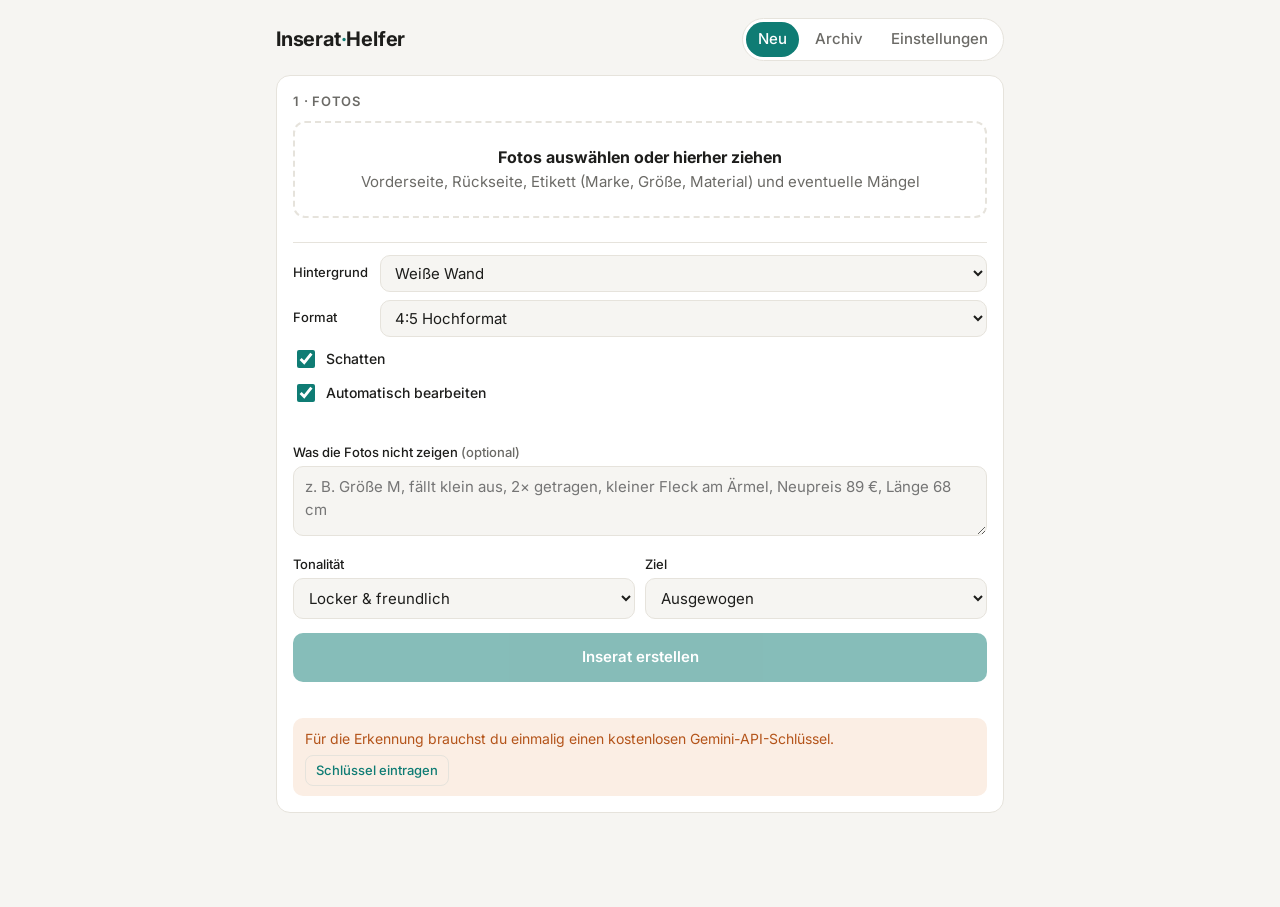
<file: index.html>
<!DOCTYPE html>
<html lang="de">
<head>
<meta charset="utf-8">
<meta name="viewport" content="width=device-width, initial-scale=1, viewport-fit=cover">
<meta name="theme-color" content="#0f7c74">
<meta name="description" content="Vinted-Inserate aus Fotos: Kleidungserkennung, Beschreibung, Hashtags, Preisvorschlag und automatische Bildbearbeitung.">
<meta name="mobile-web-app-capable" content="yes">
<meta name="apple-mobile-web-app-capable" content="yes">
<meta name="apple-mobile-web-app-title" content="Inserat-Helfer">
<meta name="apple-mobile-web-app-status-bar-style" content="default">
<title>Inserat-Helfer</title>
<link rel="manifest" href="manifest.webmanifest">
<link rel="icon" href="icons/icon-192.png" type="image/png">
<link rel="apple-touch-icon" href="icons/apple-touch-icon.png">
<link rel="preconnect" href="https://fonts.googleapis.com">
<link href="https://fonts.googleapis.com/css2?family=Inter:wght@400;500;600;700&display=swap" rel="stylesheet">
<link rel="stylesheet" href="css/style.css">
</head>
<body>
<div class="wrap">
  <header>
    <h1>Inserat<span>·</span>Helfer</h1>
    <nav>
      <button data-view="neu" class="on"><svg viewBox="0 0 24 24" fill="none" stroke="currentColor" stroke-width="2" stroke-linecap="round"><path d="M12 5v14M5 12h14"/></svg>Neu</button>
      <button data-view="archiv"><svg viewBox="0 0 24 24" fill="none" stroke="currentColor" stroke-width="2" stroke-linecap="round" stroke-linejoin="round"><rect x="3" y="4" width="18" height="5" rx="1"/><path d="M5 9v10a1 1 0 0 0 1 1h12a1 1 0 0 0 1-1V9M10 13h4"/></svg>Archiv</button>
      <button data-view="setup"><svg viewBox="0 0 24 24" fill="none" stroke="currentColor" stroke-width="2" stroke-linecap="round"><circle cx="12" cy="12" r="3"/><path d="M19.4 15a1.7 1.7 0 0 0 .3 1.8l.1.1a2 2 0 1 1-2.8 2.8l-.1-.1a1.7 1.7 0 0 0-1.8-.3 1.7 1.7 0 0 0-1 1.5V21a2 2 0 1 1-4 0v-.1a1.7 1.7 0 0 0-1.1-1.5 1.7 1.7 0 0 0-1.8.3l-.1.1a2 2 0 1 1-2.8-2.8l.1-.1a1.7 1.7 0 0 0 .3-1.8 1.7 1.7 0 0 0-1.5-1H3a2 2 0 1 1 0-4h.1a1.7 1.7 0 0 0 1.5-1.1 1.7 1.7 0 0 0-.3-1.8l-.1-.1a2 2 0 1 1 2.8-2.8l.1.1a1.7 1.7 0 0 0 1.8.3H9a1.7 1.7 0 0 0 1-1.5V3a2 2 0 1 1 4 0v.1a1.7 1.7 0 0 0 1 1.5 1.7 1.7 0 0 0 1.8-.3l.1-.1a2 2 0 1 1 2.8 2.8l-.1.1a1.7 1.7 0 0 0-.3 1.8V9a1.7 1.7 0 0 0 1.5 1H21a2 2 0 1 1 0 4h-.1a1.7 1.7 0 0 0-1.5 1z"/></svg>Einstellungen</button>
    </nav>
  </header>

  <!-- NEU -->
  <section id="v-neu">
    <div class="card">
      <h2>1 · Fotos</h2>
      <div class="drop" id="drop">
        <strong>Fotos auswählen oder hierher ziehen</strong>
        Vorderseite, Rückseite, Etikett (Marke, Größe, Material) und eventuelle Mängel
      </div>
      <div class="pick">
        <button class="btn" id="camBtn">📷 Foto aufnehmen</button>
        <button class="btn ghost" id="galBtn">🖼️ Aus Galerie</button>
      </div>
      <input type="file" id="file" accept="image/*" multiple class="hidden">
      <input type="file" id="cam" accept="image/*" capture="environment" class="hidden">
      <div class="thumbs" id="thumbs"></div>
      <p class="muted" id="imgHint" style="margin:8px 0 0">Foto antippen = Vorher/Nachher · ⬇ = einzeln speichern</p>
      <div class="opts">
        <label for="o-style">Hintergrund</label>
        <select id="o-style"><option value="wand">Weiße Wand</option><option value="weiss">Reines Weiß</option></select>
        <label for="o-format">Format</label>
        <select id="o-format"><option value="45">4:5 Hochformat</option><option value="11">1:1 Quadrat</option></select>
        <label class="check"><input type="checkbox" id="o-shadow" checked> Schatten</label>
        <label class="check"><input type="checkbox" id="o-edit" checked> Automatisch bearbeiten</label>
      </div>
      <div class="actions two" id="imgActions">
        <button class="btn" id="saveAll">Alle speichern</button>
        <button class="btn ghost" id="dlAll">Teilen</button>
      </div>
      <div class="status" id="imgStatus"></div>

      <label for="notes">Was die Fotos nicht zeigen <span class="muted">(optional)</span></label>
      <textarea id="notes" placeholder="z. B. Größe M, fällt klein aus, 2× getragen, kleiner Fleck am Ärmel, Neupreis 89 €, Länge 68 cm"></textarea>

      <div class="row">
        <div>
          <label for="tone">Tonalität</label>
          <select id="tone">
            <option value="locker">Locker & freundlich</option>
            <option value="sachlich">Sachlich & knapp</option>
            <option value="verkaufsstark">Verkaufsstark</option>
          </select>
        </div>
        <div>
          <label for="goal">Ziel</label>
          <select id="goal">
            <option value="ausgewogen">Ausgewogen</option>
            <option value="schnell">Schnell verkaufen</option>
            <option value="maximal">Bestmöglicher Preis</option>
          </select>
        </div>
      </div>

      <button class="btn full" id="go" disabled>Inserat erstellen</button>
      <div class="status" id="status"></div>
      <div class="note hidden" id="noai">Für die Erkennung brauchst du einmalig einen kostenlosen Gemini-API-Schlüssel. <button class="btn ghost small" id="noaiBtn" style="margin-top:6px">Schlüssel eintragen</button></div>
    </div>

    <div id="result" class="hidden">
      <div class="card">
        <h2>2 · Inserat</h2>

        <div class="field">
          <div class="field-head"><span>Titel <small id="tlen"></small></span><button class="btn ghost small" data-copy="titel">Kopieren</button></div>
          <input type="text" id="f-titel">
        </div>

        <div class="field">
          <div class="field-head"><span>Beschreibung</span><button class="btn ghost small" data-copy="beschreibung">Kopieren</button></div>
          <textarea id="f-beschreibung" rows="9"></textarea>
        </div>

        <div class="field">
          <div class="field-head"><span>Hashtags</span><button class="btn ghost small" data-copy="hashtags">Kopieren</button></div>
          <div class="tags" id="f-tags"></div>
        </div>

        <button class="btn" id="copyall" style="width:100%">Beschreibung + Hashtags kopieren</button>
        <a class="btn ghost" id="openVinted" href="https://www.vinted.de/items/new" target="_blank" rel="noopener" style="width:100%;margin-top:8px;text-decoration:none">Vinted öffnen &amp; Artikel einstellen ↗</a>
      </div>

      <div class="card">
        <h2>3 · Angaben für die Felder</h2>
        <div class="grid-facts" id="facts"></div>
        <div class="note hidden" id="unsure"></div>
      </div>

      <div class="card">
        <h2>4 · Preis</h2>
        <div class="prices" id="prices">
          <button class="price" data-p="schnell"><b>Schnell weg</b><div id="p-schnell">–</div></button>
          <button class="price" data-p="empfohlen"><b>Empfohlen</b><div id="p-empf">–</div></button>
          <button class="price" data-p="max"><b>Startpreis</b><div id="p-max">–</div></button>
        </div>
        <div class="mine">
          <label for="p-mine">Dein Preis</label>
          <div class="mine-row"><input type="number" id="p-mine" min="1" step="1" inputmode="numeric"><span>€</span>
            <button class="btn ghost small" id="p-copy">Kopieren</button></div>
        </div>
        <p class="muted" id="p-why" style="margin:10px 0 4px"></p>
        <p class="muted" style="margin:0">Schätzung ohne Live-Marktdaten – kurz gegenprüfen: <a id="p-link" href="#" target="_blank" rel="noopener">ähnliche Artikel auf Vinted ansehen</a></p>
      </div>

      <div class="card">
        <h2>Anpassen</h2>
        <div class="row" style="grid-template-columns:1fr auto;align-items:end">
          <div><input type="text" id="refine" placeholder="z. B. kürzer, ohne Emojis, Preis eher 25 €, betone Vintage"></div>
          <button class="btn ghost" id="refineBtn">Überarbeiten</button>
        </div>
        <div class="actions" style="margin-top:12px">
          <button class="btn" id="save">Im Archiv speichern</button>
          <button class="btn ghost" id="reset">Neues Inserat</button>
        </div>
      </div>
    </div>
  </section>

  <!-- ARCHIV -->
  <section id="v-archiv" class="hidden">
    <div class="card">
      <h2>Deine Inserate</h2>
      <div class="stats" id="stats"></div>
      <div id="archList"><p class="muted">Lade…</p></div>
    </div>
  </section>

  <!-- SETUP -->
  <section id="v-setup" class="hidden">
    <div class="card" id="installCard">
      <h2>Als App installieren</h2>
      <button class="btn hidden" id="installBtn">📲 Jetzt auf dem Handy installieren</button>
      <p class="muted" id="installHint" style="margin:6px 0 0">Android (Chrome): Menü ⋮ → „App installieren“ bzw. „Zum Startbildschirm hinzufügen“. Danach startet der Helfer wie eine normale App im Vollbild.</p>
    </div>
    <div class="card">
      <h2>KI (Google Gemini)</h2>
      <label for="s-key">API-Schlüssel</label>
      <div class="keyview hidden" id="keyView">
        <span class="ok">✓ Gespeichert</span><code id="keyMask"></code>
        <button class="btn ghost small" id="keyEdit">Ändern</button>
      </div>
      <input type="text" id="s-key" autocomplete="off" spellcheck="false" placeholder="AIza… hier einfügen">
      <div class="actions"><button class="btn small" id="keyTest">Schlüssel prüfen</button></div>
      <div class="keystatus" id="keyStatus"></div>
      <p class="muted" style="margin:6px 0 0">Kostenlos erstellen unter <a href="https://aistudio.google.com/apikey" target="_blank" rel="noopener">aistudio.google.com/apikey</a> (Google-Konto, keine Kreditkarte). Der Schlüssel bleibt auf diesem Gerät.</p>
      <label for="s-model">Modell</label>
      <select id="s-model"></select>
    </div>
    <div class="card">
      <h2>Standardtext am Ende der Beschreibung</h2>
      <textarea id="s-footer" rows="4" placeholder="z. B. Tierfreier Nichtraucherhaushalt. Versand innerhalb von 1–2 Tagen. Schau gern in meine anderen Artikel – Bundle-Rabatt möglich!"></textarea>
      <label class="check"><input type="checkbox" id="s-emoji" checked> Emojis in der Beschreibung erlauben</label>
      <label for="s-domain">Vinted-Land (für Vergleichslink)</label>
      <select id="s-domain">
        <option value="www.vinted.de">Deutschland (vinted.de)</option>
        <option value="www.vinted.at">Österreich (vinted.at)</option>
        <option value="www.vinted.fr">Frankreich (vinted.fr)</option>
        <option value="www.vinted.nl">Niederlande (vinted.nl)</option>
      </select>
      <label for="s-hashtags">Anzahl Hashtags</label>
      <input type="number" id="s-hashtags" min="0" max="20" value="8">
      <p class="muted" style="margin-top:12px">Einstellungen werden in diesem Browser gespeichert.</p>
    </div>
  </section>
</div>
<div class="toast" id="toast"></div>

<script type="module" src="js/app.js"></script>
</body>
</html>
</file>
<file: css/style.css>
:root{
  --bg:#f6f5f2; --card:#ffffff; --ink:#1d1d1b; --muted:#6b6a66; --line:#e6e3dc;
  --accent:#0f7c74; --accent-soft:#e3f2ef; --warn:#b4541a; --warn-soft:#fbeee4;
  --radius:14px;
}
@media (prefers-color-scheme: dark){
  :root{ --bg:#151514; --card:#1f1f1d; --ink:#f1efe9; --muted:#a3a19a; --line:#33322e;
    --accent:#3cbfb2; --accent-soft:#1d3532; --warn:#f0a06b; --warn-soft:#3a271b; }
}
*{box-sizing:border-box}
body{margin:0;background:var(--bg);color:var(--ink);font:15px/1.5 Inter,system-ui,sans-serif;-webkit-font-smoothing:antialiased}
.wrap{max-width:760px;margin:0 auto;padding:18px 16px 80px}
header{display:flex;align-items:center;justify-content:space-between;gap:12px;margin-bottom:14px}
h1{font-size:20px;margin:0;letter-spacing:-.01em}
h1 span{color:var(--accent)}
nav{display:flex;gap:4px;background:var(--card);border:1px solid var(--line);border-radius:999px;padding:3px}
nav button{border:0;background:none;color:var(--muted);font:inherit;font-weight:500;padding:6px 12px;border-radius:999px;cursor:pointer}
nav button.on{background:var(--accent);color:#fff}
.card{background:var(--card);border:1px solid var(--line);border-radius:var(--radius);padding:16px;margin-bottom:14px}
.card h2{font-size:13px;text-transform:uppercase;letter-spacing:.06em;color:var(--muted);margin:0 0 10px;font-weight:600}
.drop{border:2px dashed var(--line);border-radius:12px;padding:22px;text-align:center;cursor:pointer;color:var(--muted);transition:.15s}
.drop:hover,.drop.over{border-color:var(--accent);color:var(--accent);background:var(--accent-soft)}
.drop strong{display:block;color:var(--ink);font-size:16px;margin-bottom:2px}
.thumbs{display:grid;grid-template-columns:repeat(auto-fill,minmax(84px,1fr));gap:8px;margin-top:10px}
.thumbs div{position:relative;aspect-ratio:1;border-radius:10px;overflow:hidden;background:var(--line)}
.thumbs img{width:100%;height:100%;object-fit:cover;display:block}
.thumbs{grid-template-columns:repeat(auto-fill,minmax(120px,1fr))}
.thumbs div{aspect-ratio:4/5;background:#fff;border:1px solid var(--line);cursor:pointer}
.thumbs img{object-fit:contain}
.thumbs .x{position:absolute;top:4px;right:4px;width:24px;height:24px;border-radius:50%;border:0;background:rgba(0,0,0,.6);color:#fff;cursor:pointer;font-size:14px;line-height:1}
.thumbs .mode{position:absolute;left:4px;bottom:4px;border:0;border-radius:999px;padding:3px 9px;font:600 11px Inter,sans-serif;background:rgba(0,0,0,.65);color:#fff;cursor:pointer}
.thumbs .dl{position:absolute;right:4px;bottom:4px;width:26px;height:26px;border-radius:50%;border:0;background:rgba(0,0,0,.65);color:#fff;cursor:pointer;font-size:13px}
.thumbs .busy{position:absolute;inset:0;display:flex;align-items:center;justify-content:center;background:rgba(255,255,255,.6)}
.thumbs .busy .spinner{border-color:rgba(0,0,0,.15);border-top-color:var(--accent)}
.thumbs .orig-badge{position:absolute;top:4px;left:4px;background:rgba(0,0,0,.65);color:#fff;font:600 10px Inter,sans-serif;padding:2px 7px;border-radius:999px}
.opts{display:grid;grid-template-columns:auto 1fr;gap:8px 12px;align-items:center;margin-top:14px;padding-top:12px;border-top:1px solid var(--line)}
.opts label{margin:0}
.opts .check{grid-column:1 / -1;margin:2px 0 0}
.opts select{padding:7px 10px}
.actions.two{display:grid;grid-template-columns:1fr 1fr;margin-top:12px}
.keyview{display:flex;align-items:center;gap:10px;flex-wrap:wrap;background:var(--accent-soft);border-radius:10px;padding:8px 10px}
.keyview .ok{color:var(--accent);font-weight:600}
.keyview code{flex:1;font-size:13px;color:var(--muted)}
.keystatus{font-size:14px;margin-top:8px}
.keystatus.good{color:var(--accent);font-weight:500}
.keystatus.bad{color:var(--warn);font-weight:500}
label{display:block;font-weight:500;font-size:13px;margin:12px 0 4px}
textarea,input[type=text],input[type=number],select{width:100%;font:inherit;color:var(--ink);background:var(--bg);border:1px solid var(--line);border-radius:10px;padding:9px 11px}
textarea{resize:vertical;min-height:70px}
textarea:focus,input:focus,select:focus{outline:2px solid var(--accent);outline-offset:-1px}
.row{display:grid;grid-template-columns:1fr 1fr;gap:10px}
.btn{display:inline-flex;align-items:center;justify-content:center;gap:6px;border:0;border-radius:10px;padding:11px 16px;font:inherit;font-weight:600;cursor:pointer;background:var(--accent);color:#fff}
.btn:disabled{opacity:.5;cursor:not-allowed}
.btn.ghost{background:transparent;color:var(--accent);border:1px solid var(--line)}
.btn.small{padding:5px 10px;font-size:13px;font-weight:500;border-radius:8px}
.btn.full{width:100%;margin-top:14px;padding:13px}
.field{margin-bottom:12px}
.field-head{display:flex;justify-content:space-between;align-items:center;margin-bottom:4px}
.field-head span{font-weight:600;font-size:13px}
.field-head small{color:var(--muted);font-weight:400;margin-left:6px}
.grid-facts{display:grid;grid-template-columns:repeat(auto-fill,minmax(150px,1fr));gap:8px}
.fact{background:var(--bg);border:1px solid var(--line);border-radius:10px;padding:8px 10px}
.fact b{display:block;font-size:11px;text-transform:uppercase;letter-spacing:.05em;color:var(--muted);font-weight:600}
.fact input{border:0;background:none;padding:2px 0;font-weight:500}
.tags{display:flex;flex-wrap:wrap;gap:6px}
.tag{background:var(--accent-soft);color:var(--accent);border-radius:999px;padding:4px 10px;font-size:13px;font-weight:500}
.prices{display:grid;grid-template-columns:repeat(3,1fr);gap:8px}
.price{border:1px solid var(--line);border-radius:12px;padding:10px;text-align:center;background:var(--bg)}
.price{font:inherit;color:inherit;cursor:pointer;width:100%}
.price.main{border-color:var(--accent);background:var(--accent-soft);box-shadow:0 0 0 1px var(--accent) inset}
.mine{margin-top:10px}
.mine label{margin-top:4px}
.mine-row{display:flex;align-items:center;gap:8px}
.mine-row input{width:110px;font-size:18px;font-weight:600}
.price b{display:block;font-size:11px;text-transform:uppercase;letter-spacing:.05em;color:var(--muted)}
.price div{font-size:22px;font-weight:700}
.note{background:var(--warn-soft);color:var(--warn);border-radius:10px;padding:10px 12px;font-size:14px;margin-top:10px}
.note ul{margin:4px 0 0;padding-left:18px}
.muted{color:var(--muted);font-size:13px}
.actions{display:flex;gap:8px;flex-wrap:wrap;margin-top:6px}
.spinner{width:16px;height:16px;border:2px solid rgba(255,255,255,.4);border-top-color:#fff;border-radius:50%;animation:spin .8s linear infinite}
@keyframes spin{to{transform:rotate(360deg)}}
.status{font-size:13px;color:var(--muted);margin-top:8px;min-height:18px}
.arch-item{display:flex;gap:12px;align-items:center;padding:10px 0;border-bottom:1px solid var(--line)}
.arch-item:last-child{border-bottom:0}
.arch-item img{width:56px;height:56px;border-radius:10px;object-fit:cover;background:var(--line);flex:none}
.arch-item .t{flex:1;min-width:0}
.arch-item .t div{font-weight:600;white-space:nowrap;overflow:hidden;text-overflow:ellipsis}
.arch-item select{width:auto;padding:5px 8px;font-size:13px}
.pill{font-size:12px;padding:2px 8px;border-radius:999px;background:var(--bg);border:1px solid var(--line)}
.toast{position:fixed;left:50%;bottom:24px;transform:translateX(-50%) translateY(80px);background:var(--ink);color:var(--bg);padding:9px 16px;border-radius:999px;font-size:14px;transition:.25s;pointer-events:none;z-index:9}
.toast.show{transform:translateX(-50%) translateY(0);opacity:1}
.toast{opacity:0}
.hidden{display:none!important}
/* ---- App-Modus fürs Handy ---- */
html{-webkit-text-size-adjust:100%}
body{padding:env(safe-area-inset-top) env(safe-area-inset-right) 0 env(safe-area-inset-left);-webkit-tap-highlight-color:transparent;overscroll-behavior-y:contain}
button,.btn,nav{user-select:none;-webkit-user-select:none;touch-action:manipulation}
.pick{display:none;gap:8px;margin-top:10px}
.pick .btn{flex:1;padding:14px 10px}
nav svg{width:22px;height:22px;display:none}
@media (max-width:640px){
  .wrap{padding:12px 12px calc(96px + env(safe-area-inset-bottom))}
  header{position:sticky;top:0;z-index:5;background:var(--bg);margin:0 -12px 10px;padding:10px 14px;border-bottom:1px solid var(--line)}
  h1{font-size:18px}
  nav{position:fixed;left:0;right:0;bottom:0;z-index:8;border-radius:0;border:0;border-top:1px solid var(--line);padding:6px 6px calc(6px + env(safe-area-inset-bottom));justify-content:space-around;box-shadow:0 -4px 16px rgba(0,0,0,.05)}
  nav button{flex:1;display:flex;flex-direction:column;align-items:center;gap:2px;font-size:11px;padding:6px 4px;border-radius:12px}
  nav button.on{background:var(--accent-soft);color:var(--accent)}
  nav svg{display:block}
  .card{padding:14px;border-radius:16px}
  .drop{display:none}
  .pick{display:flex}
  textarea,input[type=text],input[type=number],select{font-size:16px}
  .row{grid-template-columns:1fr}
  .prices div{font-size:20px}
  .arch-item{flex-wrap:wrap}
  .arch-item .t{flex-basis:calc(100% - 70px)}
  .toast{bottom:calc(84px + env(safe-area-inset-bottom))}
}
@media (pointer:coarse){
  .thumbs .x{width:32px;height:32px;font-size:17px}
  .thumbs .mode{padding:7px 12px;font-size:12px}
  .thumbs .dl{width:34px;height:34px;font-size:15px}
  .btn.small{padding:9px 13px;font-size:14px}
  .check input{width:22px;height:22px}
}
.stats{display:flex;gap:8px;flex-wrap:wrap;margin-bottom:10px}
a{color:var(--accent)}
.check{display:flex;align-items:center;gap:8px;margin-top:12px;font-size:14px}
.check input{width:18px;height:18px;accent-color:var(--accent)}
</file>
